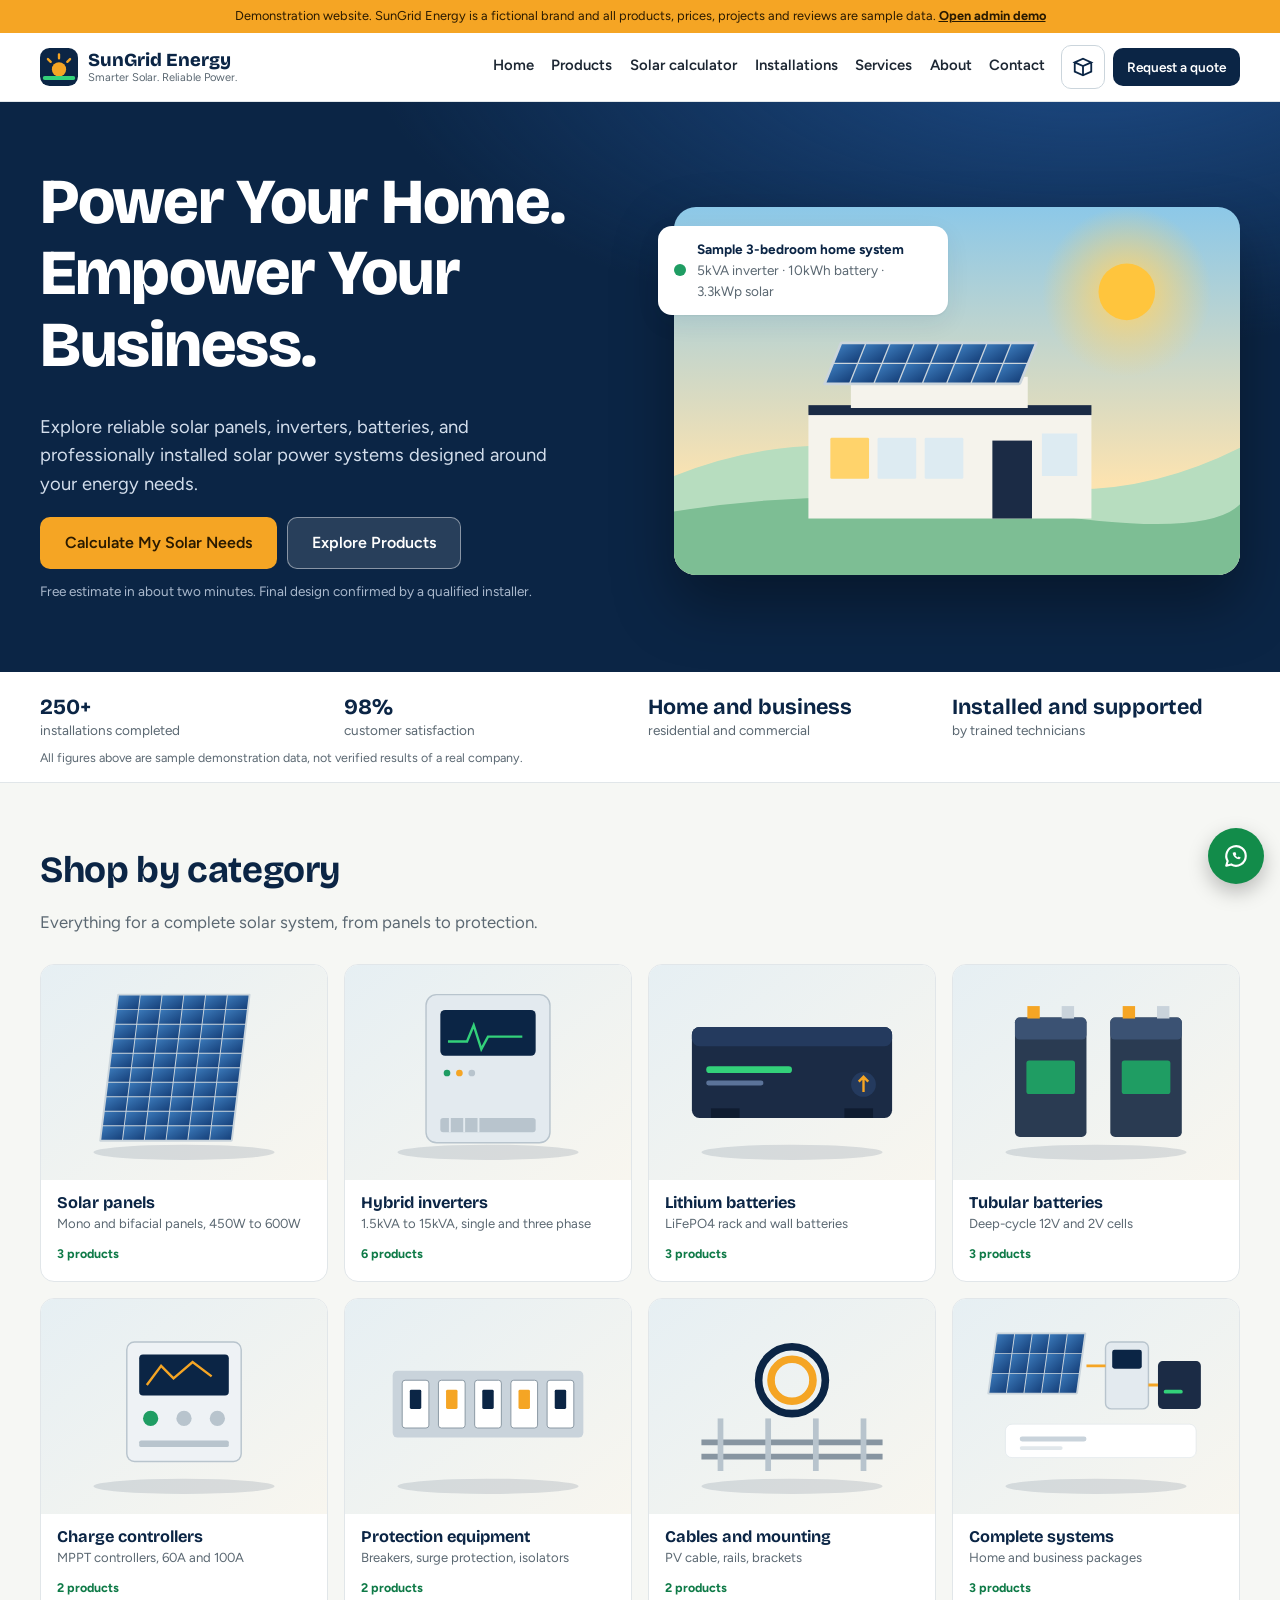
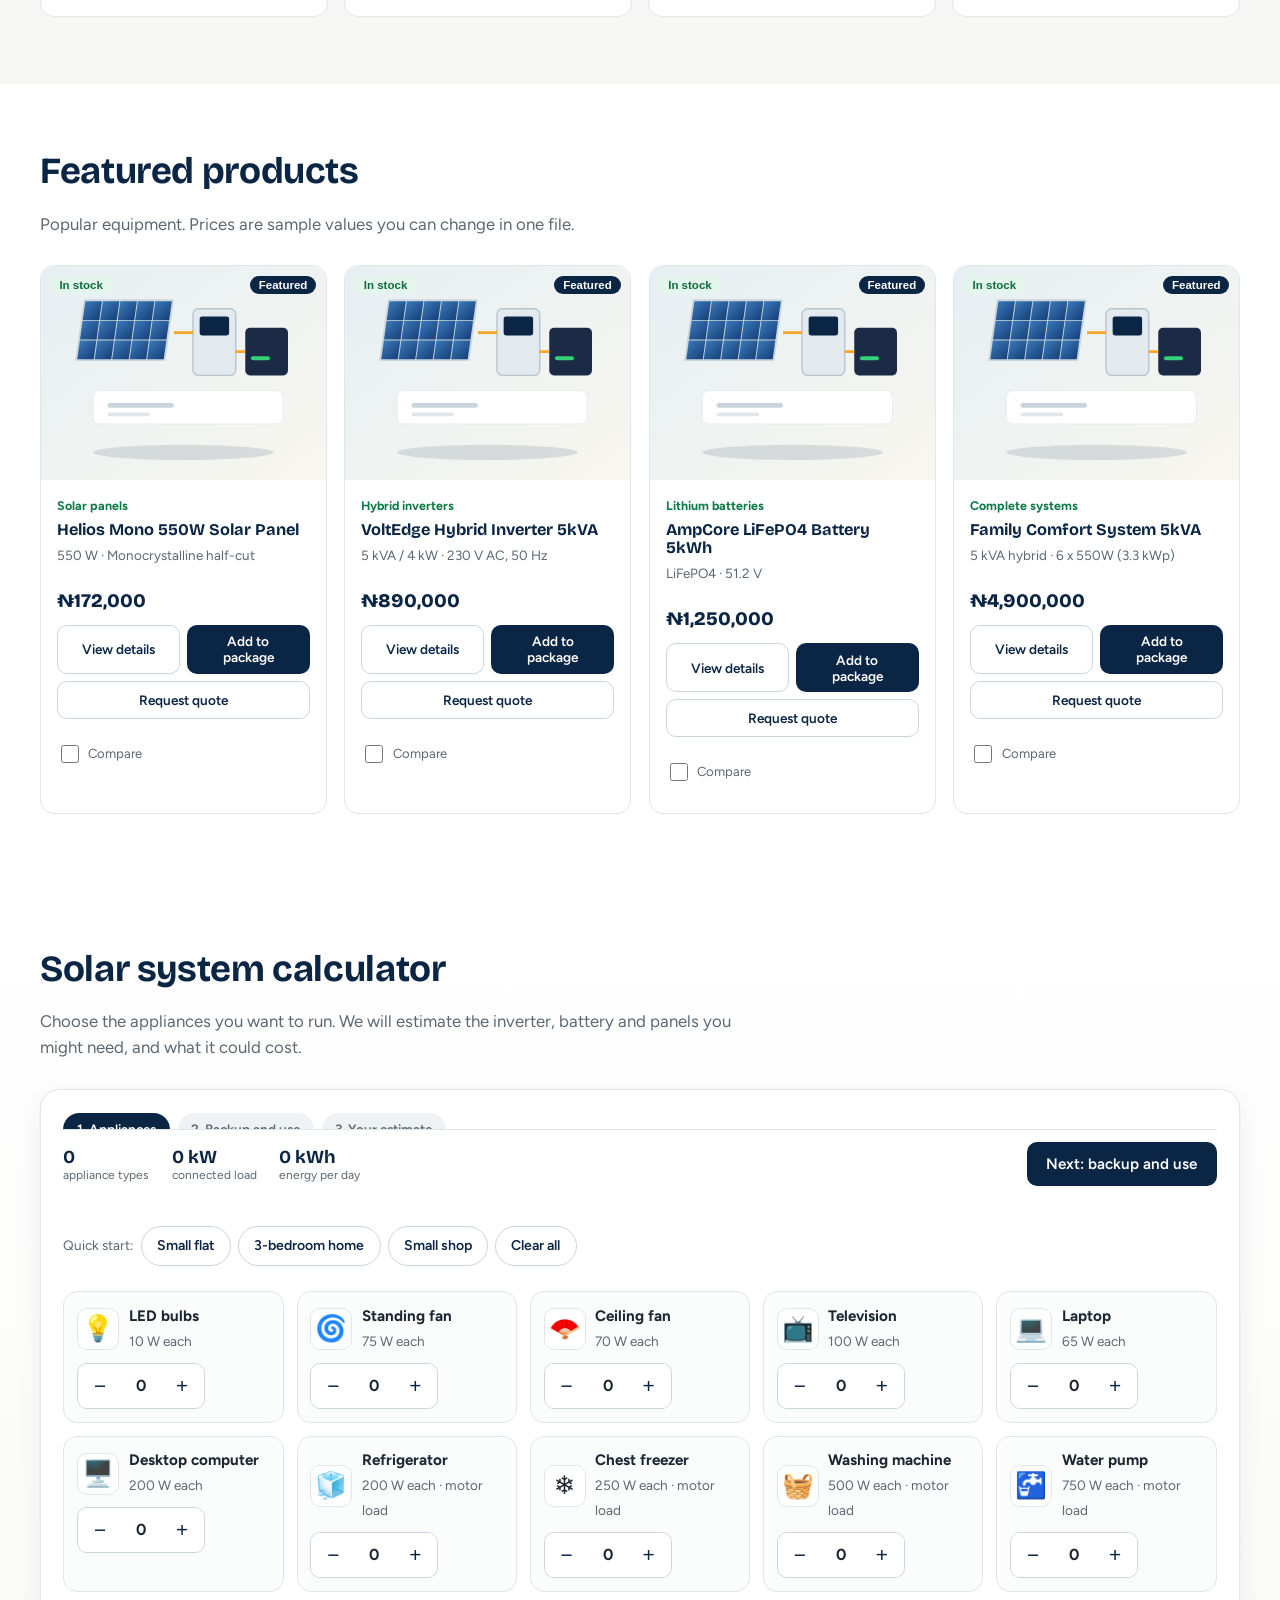
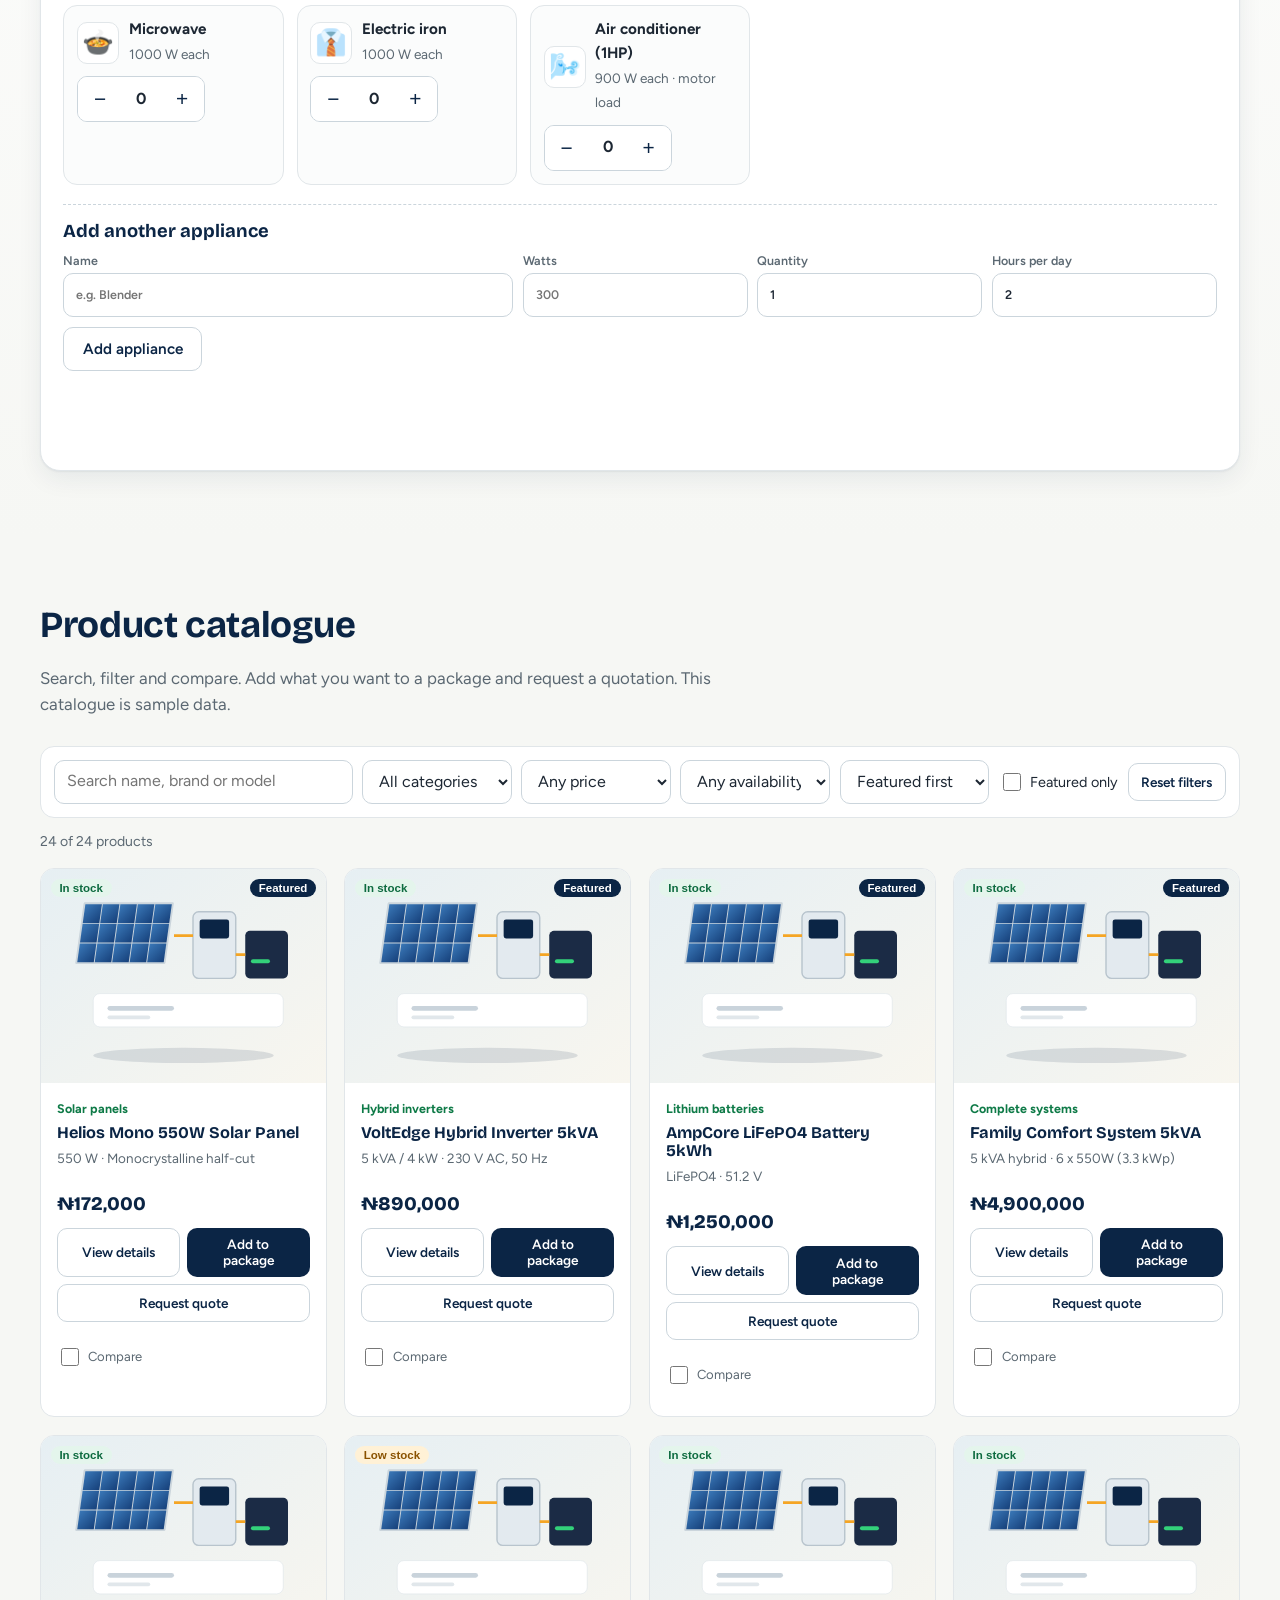
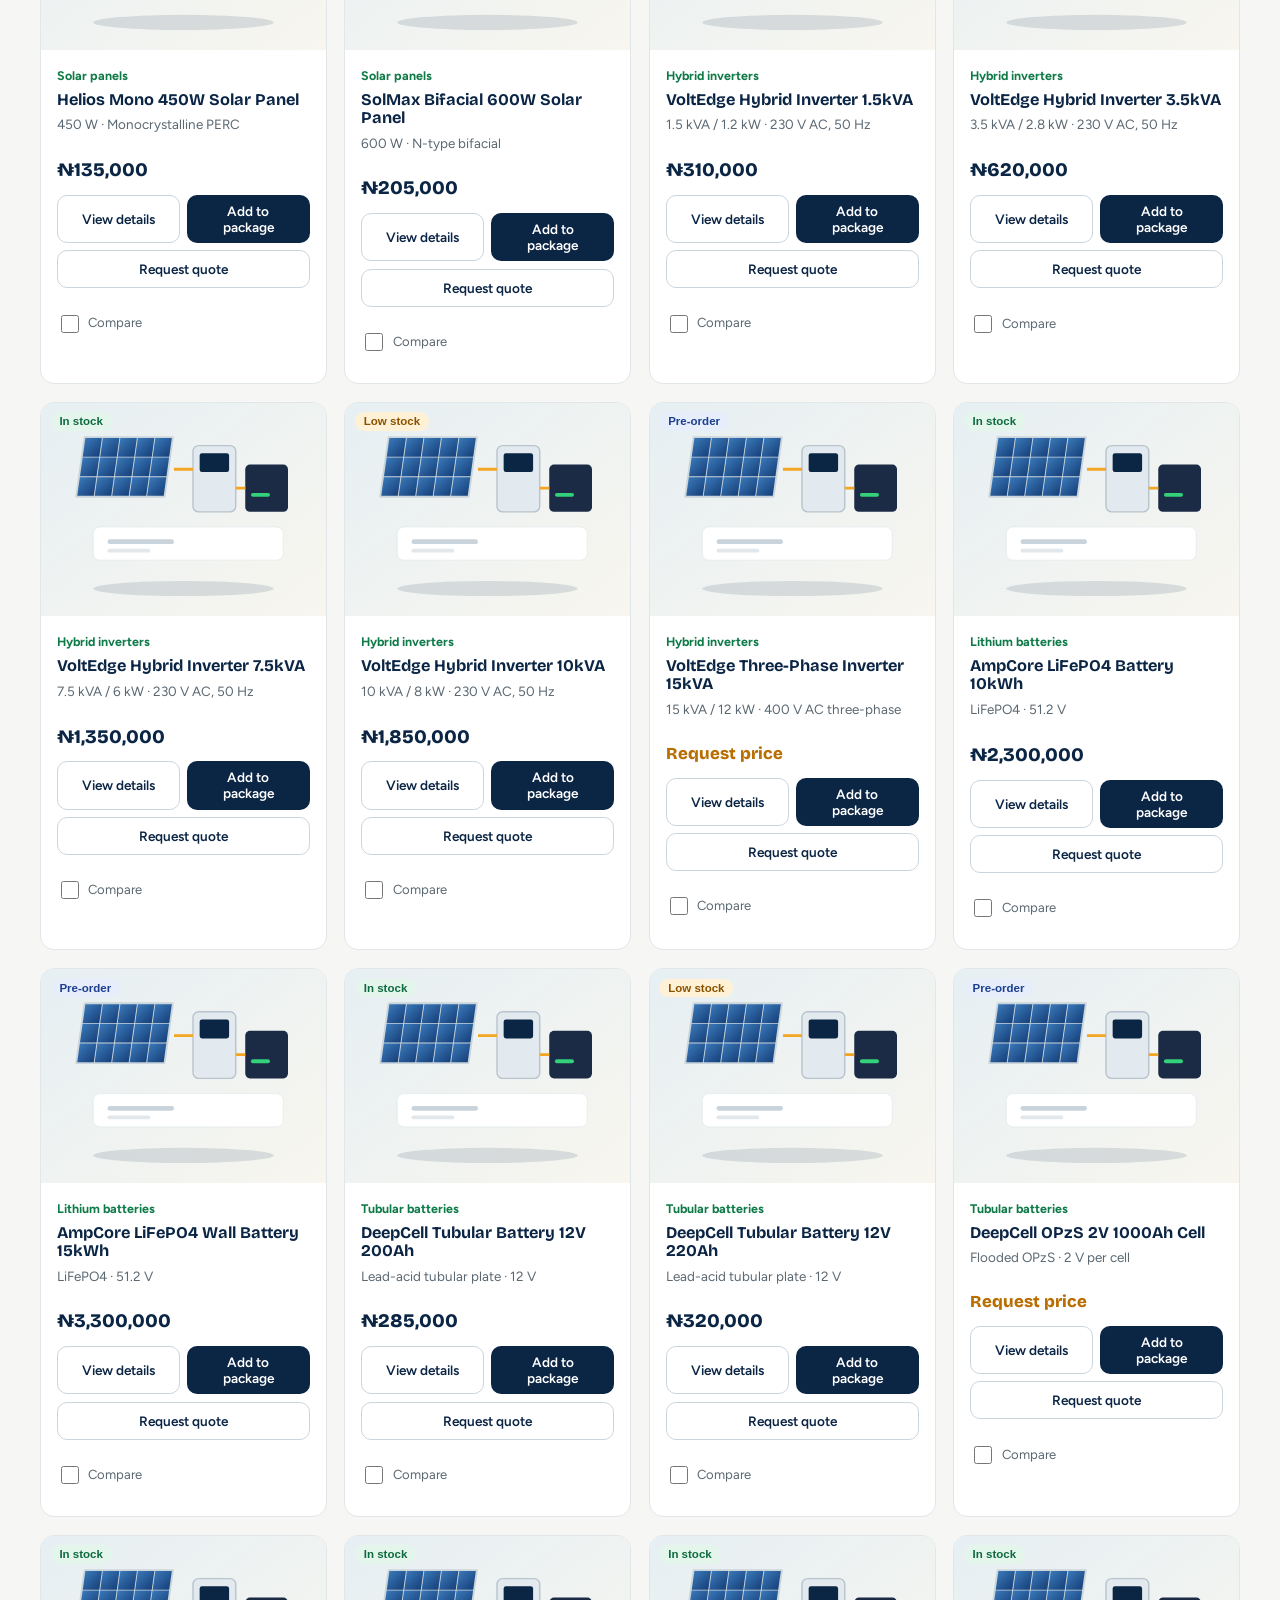
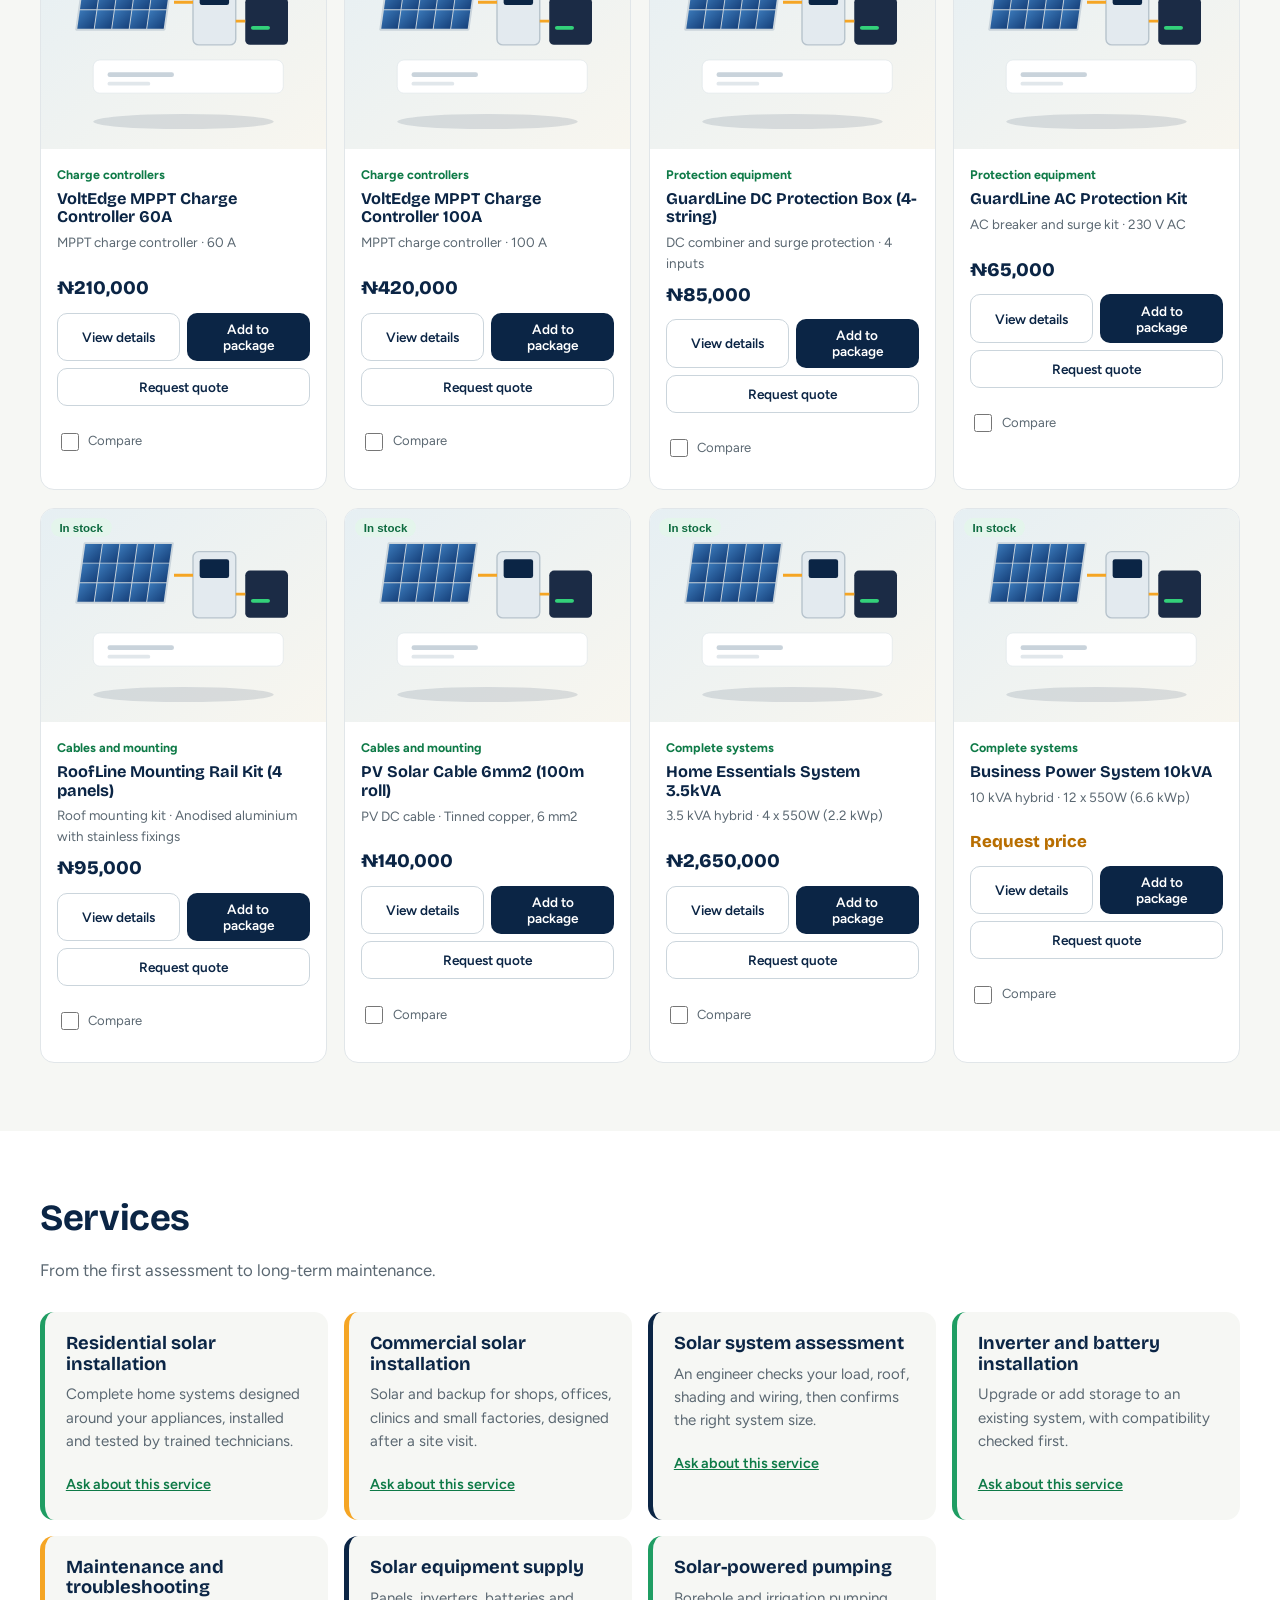
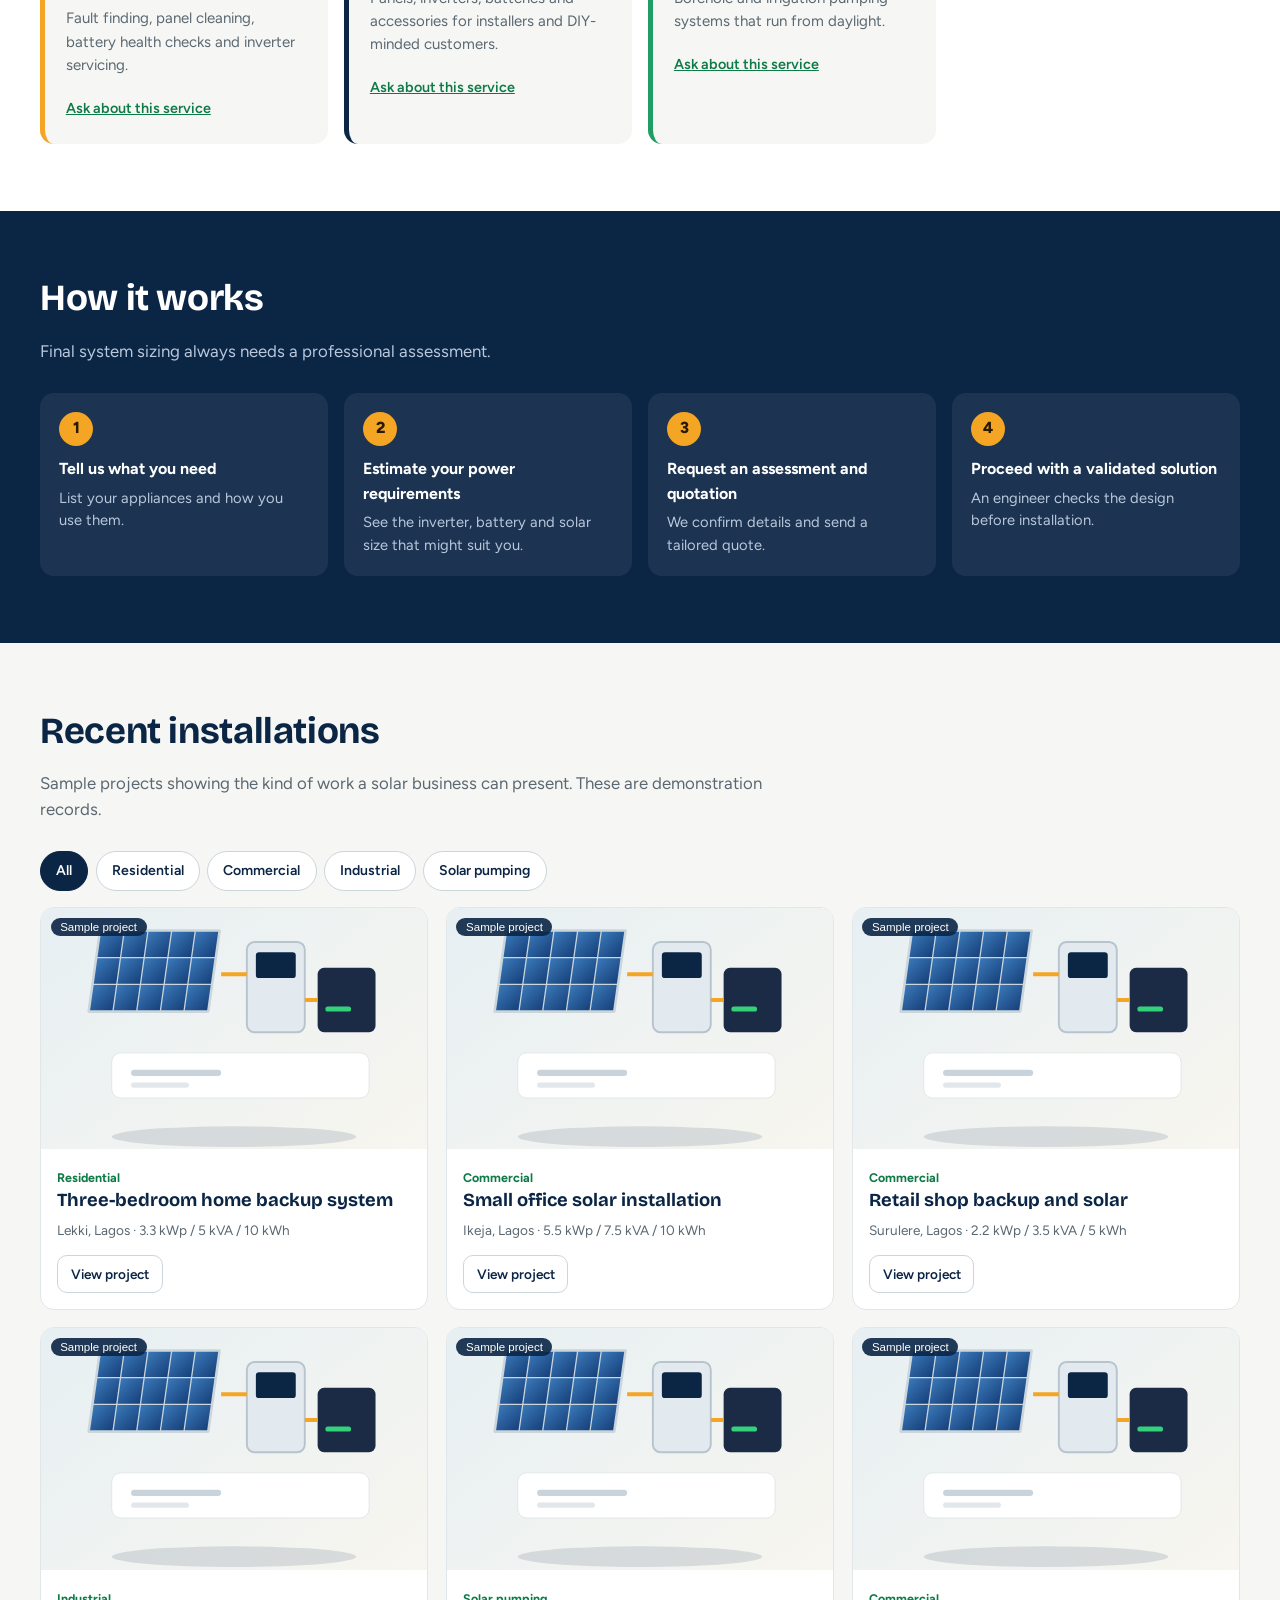
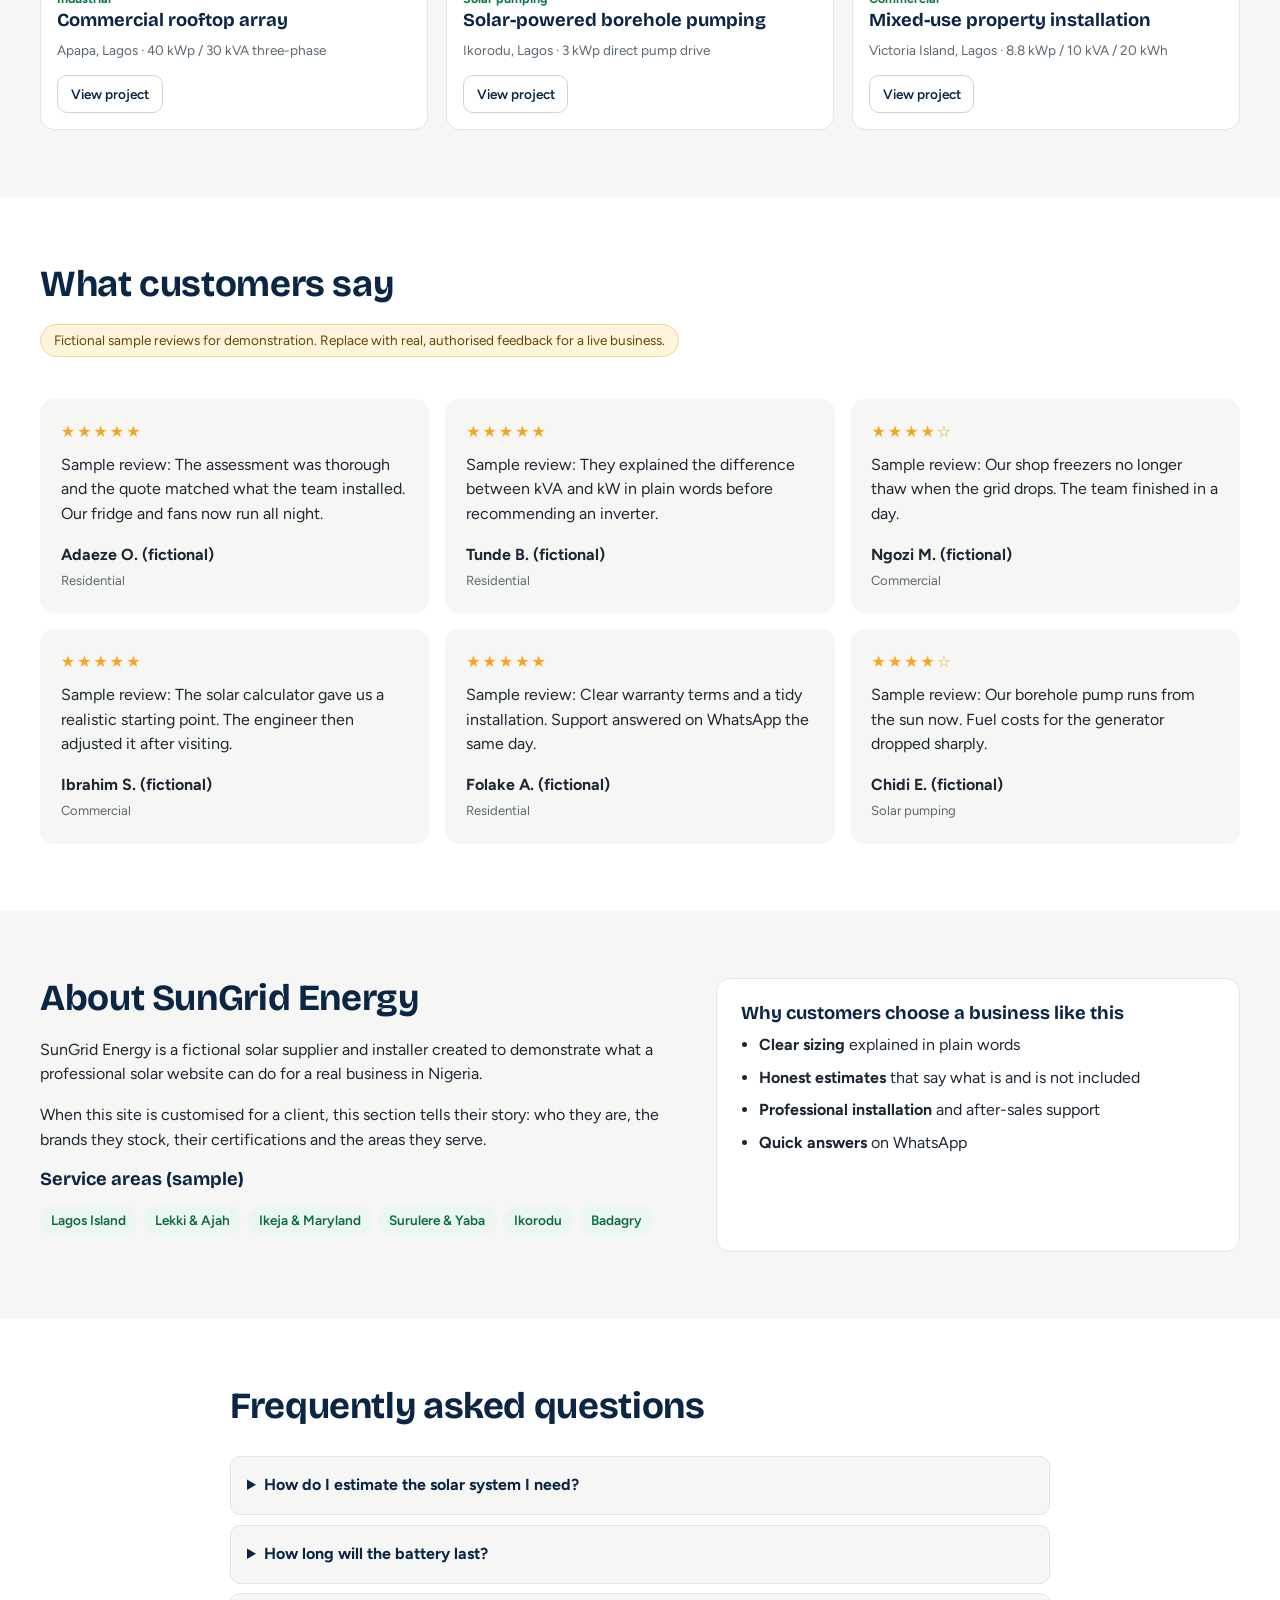
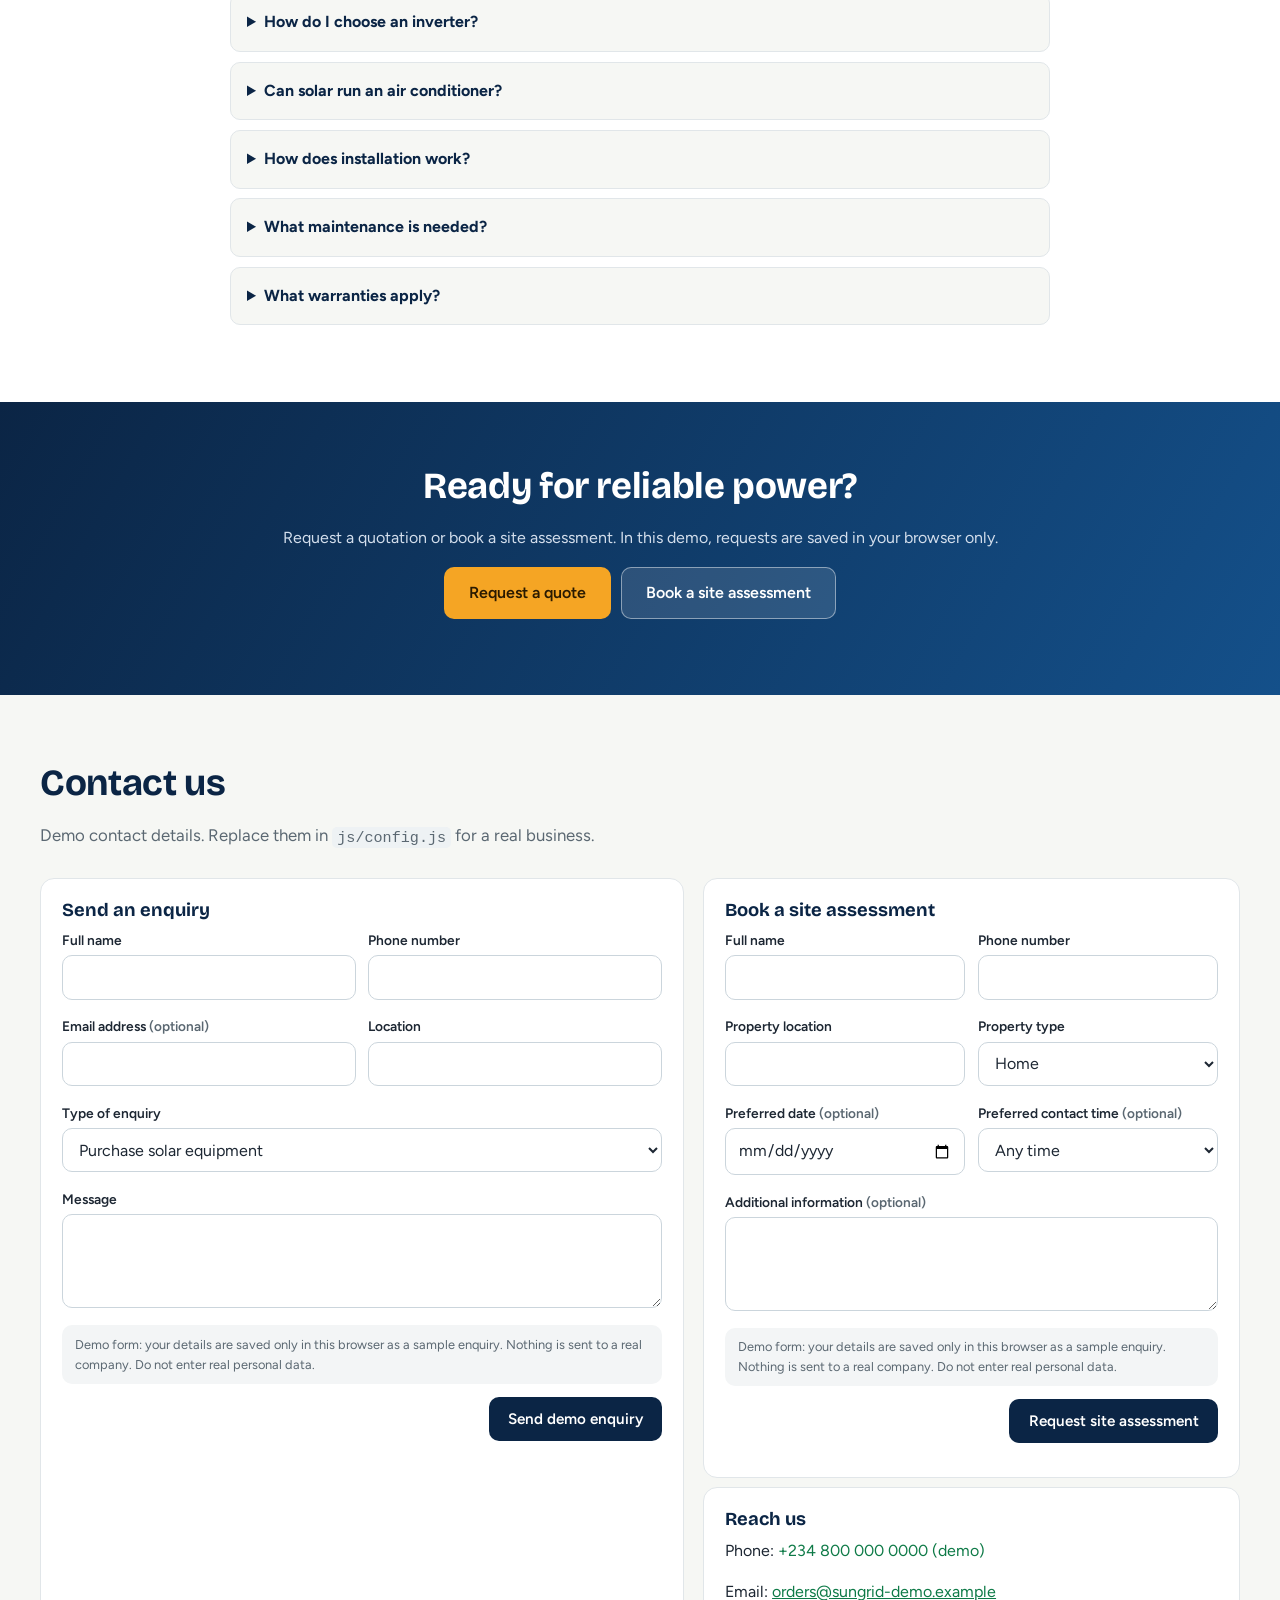
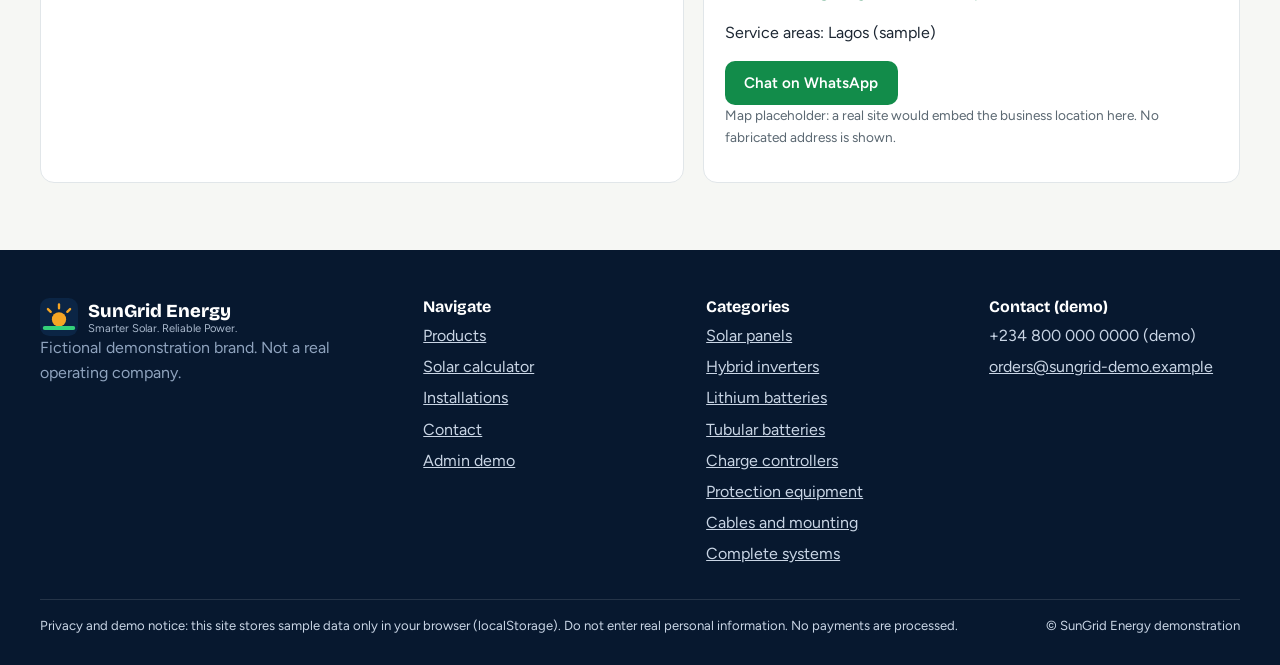
<file: index.html>
<!DOCTYPE html>
<html lang="en">
<head>
<meta charset="utf-8">
<meta name="viewport" content="width=device-width, initial-scale=1">
<title>SunGrid Energy | Smarter Solar. Reliable Power. (Demo)</title>
<meta name="description" content="Demonstration solar business website: product catalogue, solar calculator, package builder and quotation requests.">
<link rel="icon" href="data:image/svg+xml,%3Csvg xmlns='http://www.w3.org/2000/svg' viewBox='0 0 64 64'%3E%3Crect width='64' height='64' rx='14' fill='%230B2545'/%3E%3Ccircle cx='32' cy='36' r='12' fill='%23F5A524'/%3E%3Cpath d='M8 50h48' stroke='%2333D17A' stroke-width='6' stroke-linecap='round'/%3E%3C/svg%3E">
<link rel="preconnect" href="https://fonts.googleapis.com"><link rel="preconnect" href="https://fonts.gstatic.com" crossorigin>
<link href="https://fonts.googleapis.com/css2?family=Bricolage+Grotesque:opsz,wght@12..96,500;12..96,700;12..96,800&family=Figtree:wght@400;500;600;700&display=swap" rel="stylesheet">
<link rel="stylesheet" href="css/main.css">
</head>
<body>
<svg width="0" height="0" style="position:absolute" aria-hidden="true"><symbol id="logo" viewBox="0 0 48 48"><rect width="48" height="48" rx="12" fill="#0B2545"/><circle cx="24" cy="27" r="9" fill="#F5A524"/><path d="M6 38h36" stroke="#33D17A" stroke-width="5" stroke-linecap="round"/><path d="M24 8v5M10 14l3.5 3.5M38 14l-3.5 3.5" stroke="#F5A524" stroke-width="3" stroke-linecap="round"/></symbol></svg>
<a class="skip" href="#main">Skip to content</a>
<div class="demo-bar">Demonstration website. SunGrid Energy is a fictional brand and all products, prices, projects and reviews are sample data. <a href="admin.html">Open admin demo</a></div>
<header class="site-header" id="top">
  <div class="wrap bar">
    <a class="brand" href="#home" aria-label="SunGrid Energy home"><svg width="38" height="38" aria-hidden="true"><use href="#logo"/></svg><span><b data-brand>SunGrid Energy</b><small data-tagline></small></span></a>
    <nav id="nav" aria-label="Main"><a href="#home">Home</a><a href="#products">Products</a><a href="#calculator">Solar calculator</a><a href="#installations">Installations</a><a href="#services">Services</a><a href="#about">About</a><a href="#contact">Contact</a></nav>
    <div class="bar-actions">
      <button class="pkg-btn" type="button" data-g="pkg-open" aria-label="Open your package"><svg width="22" height="22" viewBox="0 0 24 24" fill="none" stroke="currentColor" stroke-width="2" aria-hidden="true"><path d="M3 7l9-4 9 4-9 4-9-4zM3 7v10l9 4 9-4V7M12 11v10"/></svg><span id="pkg-count" hidden>0</span></button>
      <button class="btn primary small hide-sm" type="button" data-g="quote">Request a quote</button>
      <button class="menu-btn" id="menu-btn" type="button" aria-expanded="false" aria-controls="nav" aria-label="Menu"><span></span><span></span><span></span></button>
    </div>
  </div>
</header>
<main id="main">
<section class="hero" id="home">
  <div class="wrap hero-grid">
    <div class="hero-copy">
      <h1>Power Your Home. Empower Your Business.</h1>
      <p class="lead">Explore reliable solar panels, inverters, batteries, and professionally installed solar power systems designed around your energy needs.</p>
      <div class="row"><a class="btn amber big" href="#calculator">Calculate My Solar Needs</a><a class="btn light big" href="#products">Explore Products</a></div>
      <p class="hero-note">Free estimate in about two minutes. Final design confirmed by a qualified installer.</p>
    </div>
    <div class="hero-art"><img src="" alt="Illustration of a modern home with solar panels on the roof at sunset" id="hero-img" fetchpriority="high">
      <div class="hero-card"><span class="dot"></span><div><b>Sample 3-bedroom home system</b><span>5kVA inverter · 10kWh battery · 3.3kWp solar</span></div></div></div>
  </div>
</section>
<section class="trust"><div class="wrap"><ul>
  <li><b>250+</b><span>installations completed</span></li><li><b>98%</b><span>customer satisfaction</span></li><li><b>Home and business</b><span>residential and commercial</span></li><li><b>Installed and supported</b><span>by trained technicians</span></li></ul>
  <p class="sample-note">All figures above are sample demonstration data, not verified results of a real company.</p></div></section>

<section class="section" id="categories"><div class="wrap"><div class="sec-head"><h2>Shop by category</h2><p>Everything for a complete solar system, from panels to protection.</p></div><div class="cat-grid" id="cat-grid"></div></div></section>

<section class="section alt" id="featured"><div class="wrap"><div class="sec-head"><h2>Featured products</h2><p>Popular equipment. Prices are sample values you can change in one file.</p></div><div class="pgrid" id="featured-grid"></div></div></section>

<section class="section calc" id="calculator"><div class="wrap"><div class="sec-head"><h2>Solar system calculator</h2><p>Choose the appliances you want to run. We will estimate the inverter, battery and panels you might need, and what it could cost.</p></div>
  <div class="calc-card" id="calculator-root" aria-live="polite"></div></div></section>

<section class="section" id="products"><div class="wrap"><div class="sec-head"><h2>Product catalogue</h2><p>Search, filter and compare. Add what you want to a package and request a quotation. This catalogue is sample data.</p></div>
  <form class="filters" id="filters" role="search" aria-label="Filter products">
    <label class="fq"><span class="sr">Search products</span><input id="f-q" type="search" placeholder="Search name, brand or model" autocomplete="off"></label>
    <label><span class="sr">Category</span><select id="f-cat"></select></label>
    <label><span class="sr">Price range</span><select id="f-price"><option value="all">Any price</option><option value="u300">Under ₦300,000</option><option value="300-1m">₦300,000 to ₦1m</option><option value="1-3m">₦1m to ₦3m</option><option value="3m+">Over ₦3m</option></select></label>
    <label><span class="sr">Availability</span><select id="f-avail"><option value="all">Any availability</option><option value="in-stock">In stock</option><option value="low-stock">Low stock</option><option value="pre-order">Pre-order</option></select></label>
    <label><span class="sr">Sort</span><select id="f-sort"><option value="featured">Featured first</option><option value="asc">Price: low to high</option><option value="desc">Price: high to low</option><option value="name">Name: A to Z</option></select></label>
    <label class="check"><input type="checkbox" id="f-feat"> Featured only</label>
    <button class="btn ghost small" type="button" data-g="reset">Reset filters</button>
  </form>
  <p class="count" id="prod-count" aria-live="polite"></p><div class="pgrid" id="prod-grid"></div></div></section>

<section class="section alt" id="services"><div class="wrap"><div class="sec-head"><h2>Services</h2><p>From the first assessment to long-term maintenance.</p></div><div class="svc-grid" id="services-grid"></div></div></section>

<section class="section how"><div class="wrap"><div class="sec-head"><h2>How it works</h2><p>Final system sizing always needs a professional assessment.</p></div>
  <ol class="how-list"><li><b>Tell us what you need</b><span>List your appliances and how you use them.</span></li><li><b>Estimate your power requirements</b><span>See the inverter, battery and solar size that might suit you.</span></li><li><b>Request an assessment and quotation</b><span>We confirm details and send a tailored quote.</span></li><li><b>Proceed with a validated solution</b><span>An engineer checks the design before installation.</span></li></ol></div></section>

<section class="section" id="installations"><div class="wrap"><div class="sec-head"><h2>Recent installations</h2><p>Sample projects showing the kind of work a solar business can present. These are demonstration records.</p></div>
  <div class="chips" id="proj-filters" role="group" aria-label="Filter projects"></div><div class="jgrid" id="proj-grid"></div></div></section>

<section class="section alt" id="reviews"><div class="wrap"><div class="sec-head"><h2>What customers say</h2><p class="demo-chip">Fictional sample reviews for demonstration. Replace with real, authorised feedback for a live business.</p></div><div class="testi-grid" id="testi-grid"></div></div></section>

<section class="section" id="about"><div class="wrap split"><div><h2>About SunGrid Energy</h2><p>SunGrid Energy is a fictional solar supplier and installer created to demonstrate what a professional solar website can do for a real business in Nigeria.</p><p>When this site is customised for a client, this section tells their story: who they are, the brands they stock, their certifications and the areas they serve.</p>
  <h3>Service areas (sample)</h3><ul class="areas" id="areas"></ul></div>
  <div class="why"><h3>Why customers choose a business like this</h3><ul><li><b>Clear sizing</b> explained in plain words</li><li><b>Honest estimates</b> that say what is and is not included</li><li><b>Professional installation</b> and after-sales support</li><li><b>Quick answers</b> on WhatsApp</li></ul></div></div></section>

<section class="section alt" id="faq"><div class="wrap narrow"><div class="sec-head"><h2>Frequently asked questions</h2></div><div class="faq" id="faq-list"></div></div></section>

<section class="cta"><div class="wrap"><h2>Ready for reliable power?</h2><p>Request a quotation or book a site assessment. In this demo, requests are saved in your browser only.</p><div class="row center"><button class="btn amber big" type="button" data-g="quote">Request a quote</button><button class="btn light big" type="button" data-g="assess">Book a site assessment</button></div></div></section>

<section class="section" id="contact"><div class="wrap"><div class="sec-head"><h2>Contact us</h2><p>Demo contact details. Replace them in <code>js/config.js</code> for a real business.</p></div>
  <div class="contact-grid"><div class="card"><h3>Send an enquiry</h3><div id="contact-form"></div></div>
  <div class="stack"><div class="card"><h3>Book a site assessment</h3><div id="assess-form"></div></div>
    <div class="card info"><h3>Reach us</h3><p>Phone: <a data-phone></a></p><p>Email: <a data-email></a></p><p>Service areas: Lagos (sample)</p><button class="btn wa" type="button" data-g="wa">Chat on WhatsApp</button><p class="muted small">Map placeholder: a real site would embed the business location here. No fabricated address is shown.</p></div></div></div></div></section>
</main>
<footer class="site-footer"><div class="wrap foot-grid"><div><div class="brand light"><svg width="38" height="38" aria-hidden="true"><use href="#logo"/></svg><span><b data-brand>SunGrid Energy</b><small data-tagline></small></span></div><p class="muted">Fictional demonstration brand. Not a real operating company.</p></div>
  <div><h4>Navigate</h4><ul><li><a href="#products">Products</a></li><li><a href="#calculator">Solar calculator</a></li><li><a href="#installations">Installations</a></li><li><a href="#contact">Contact</a></li><li><a href="admin.html">Admin demo</a></li></ul></div>
  <div><h4>Categories</h4><ul id="foot-cats"></ul></div>
  <div><h4>Contact (demo)</h4><ul><li><a data-phone></a></li><li><a data-email></a></li></ul></div></div>
  <div class="wrap foot-bottom"><p>Privacy and demo notice: this site stores sample data only in your browser (localStorage). Do not enter real personal information. No payments are processed.</p><p>© SunGrid Energy demonstration</p></div></footer>

<button class="fab" type="button" data-g="wa" aria-label="Chat on WhatsApp"><svg width="26" height="26" viewBox="0 0 24 24" fill="none" stroke="currentColor" stroke-width="2" stroke-linejoin="round" aria-hidden="true"><path d="M21 12a9 9 0 01-13.4 7.8L3 21l1.300-4.400A9 9 0 1121 12z"/><path d="M9 9c0 3 3 6 6 6l1.500-1.500-2-1-1 .8c-.8-.4-1.600-1.200-2-2l.8-1-1-2z" fill="currentColor" stroke="none"/></svg></button>
<div class="compare-tray" id="compare-tray" hidden></div>
<dialog id="pkg-drawer" class="drawer" aria-label="Your solar package"><div class="drawer-in"><div class="drawer-head"><h2>Your package</h2><button class="icon-btn" type="button" data-dclose aria-label="Close package">&times;</button></div><div id="pkg-body"></div></div></dialog>
<script src="js/config.js"></script><script src="js/art.js"></script><script src="js/images.js"></script><script src="js/demo-data.js"></script><script src="js/storage.js"></script><script src="js/util.js"></script><script src="js/forms.js"></script><script src="js/calculator.js"></script><script src="js/app.js"></script>
<script>document.getElementById('hero-img').src = SG.art.src('scene:home');</script>
</body>
</html>
</file>
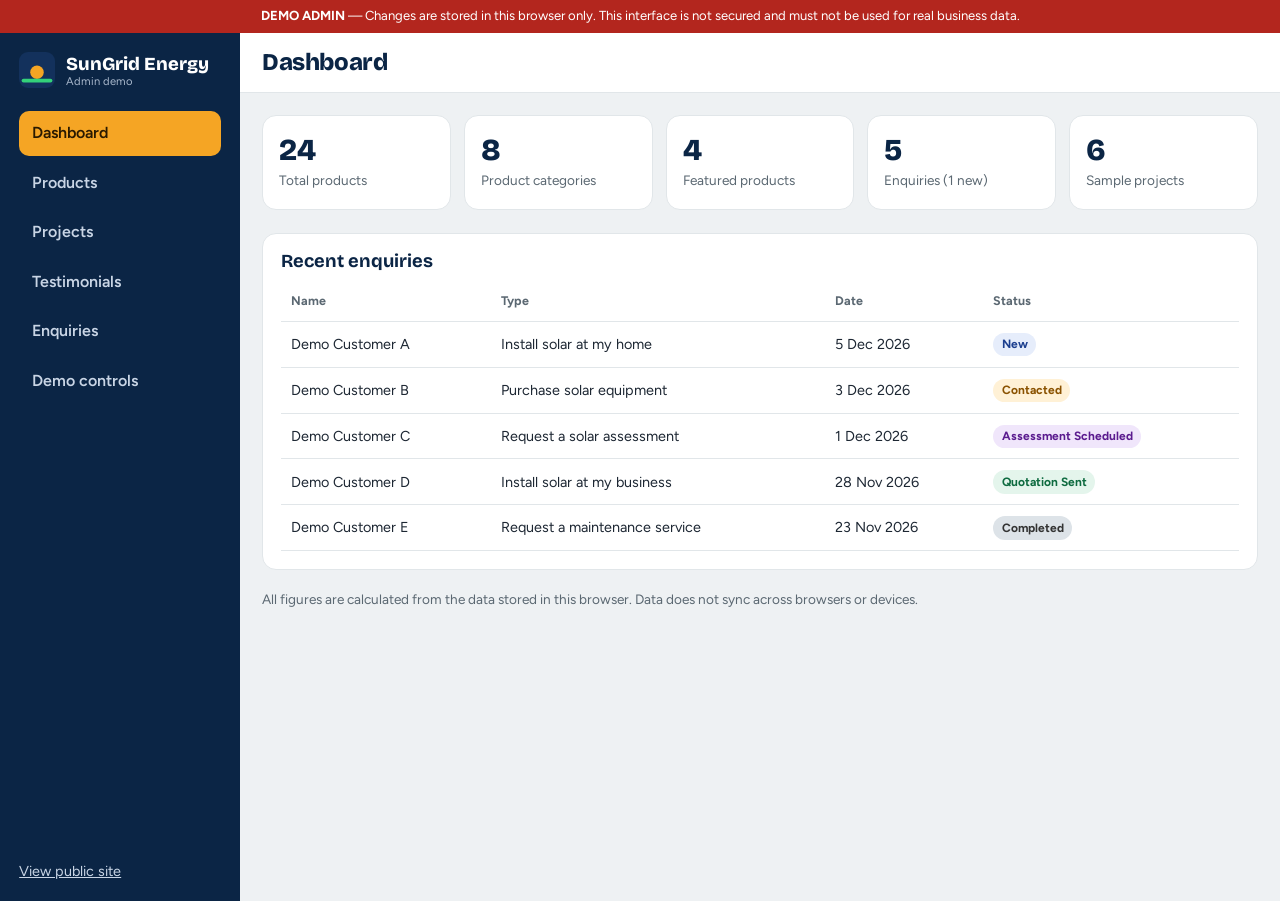
<file: admin.html>
<!DOCTYPE html>
<html lang="en"><head><meta charset="utf-8"><meta name="viewport" content="width=device-width, initial-scale=1">
<title>SunGrid Energy | Admin demo</title>
<link rel="icon" href="data:image/svg+xml,%3Csvg xmlns='http://www.w3.org/2000/svg' viewBox='0 0 64 64'%3E%3Crect width='64' height='64' rx='14' fill='%230B2545'/%3E%3Ccircle cx='32' cy='36' r='12' fill='%23F5A524'/%3E%3C/svg%3E">
<link href="https://fonts.googleapis.com/css2?family=Bricolage+Grotesque:opsz,wght@12..96,500;12..96,700;12..96,800&family=Figtree:wght@400;500;600;700&display=swap" rel="stylesheet">
<link rel="stylesheet" href="css/main.css"><link rel="stylesheet" href="css/admin.css"></head>
<body class="admin">
<div class="demo-bar admin-bar"><b>DEMO ADMIN</b> — Changes are stored in this browser only. This interface is not secured and must not be used for real business data.</div>
<div class="adm-shell">
  <aside class="adm-side" id="side"><div class="brand light"><svg width="36" height="36" viewBox="0 0 48 48" aria-hidden="true"><rect width="48" height="48" rx="12" fill="#13315C"/><circle cx="24" cy="27" r="9" fill="#F5A524"/><path d="M6 38h36" stroke="#33D17A" stroke-width="5" stroke-linecap="round"/></svg><span><b data-brand>SunGrid Energy</b><small>Admin demo</small></span></div>
    <nav id="adm-nav" aria-label="Admin"><a href="#dashboard">Dashboard</a><a href="#products">Products</a><a href="#projects">Projects</a><a href="#testimonials">Testimonials</a><a href="#enquiries">Enquiries</a><a href="#settings">Demo controls</a></nav>
    <a class="back" href="index.html">View public site</a></aside>
  <div class="adm-main"><header class="adm-top"><button class="menu-btn show-sm" id="side-btn" type="button" aria-expanded="false" aria-controls="side" aria-label="Menu"><span></span><span></span><span></span></button><h1 id="adm-title">Dashboard</h1></header>
  <main id="view" class="adm-view" tabindex="-1"></main></div>
</div>
<script src="js/config.js"></script><script src="js/art.js"></script><script src="js/images.js"></script><script src="js/demo-data.js"></script><script src="js/storage.js"></script><script src="js/util.js"></script><script src="js/admin.js"></script>
</body></html>
</file>
<file: css/main.css>
/* SunGrid Energy demo — public site styles. Change colours in :root. */
:root{--navy:#0B2545;--navy2:#13315C;--green:#1F9D63;--green-d:#0E7A47;--amber:#F5A524;--amber-d:#B86E00;--bg:#F6F7F4;--card:#fff;--ink:#1D2733;--muted:#5B6872;--line:#E1E6E9;--r:14px;--r-s:10px;--shadow:0 1px 2px rgba(11,37,69,.06),0 8px 24px rgba(11,37,69,.07);
--display:'Bricolage Grotesque','Segoe UI',system-ui,sans-serif;--body:'Figtree','Segoe UI',system-ui,-apple-system,sans-serif}
*{box-sizing:border-box}html{scroll-behavior:smooth;scroll-padding-top:84px}
body{margin:0;font-family:var(--body);color:var(--ink);background:var(--bg);line-height:1.55;font-size:16px;-webkit-text-size-adjust:100%}
body:has(dialog[open]){overflow:hidden}
img{max-width:100%;display:block}a{color:var(--green-d)}h1,h2,h3,h4{font-family:var(--display);line-height:1.12;margin:0 0 .5em;color:var(--navy)}
h1{font-size:clamp(2.2rem,6vw,4rem);font-weight:800;letter-spacing:-.02em}h2{font-size:clamp(1.6rem,3.6vw,2.3rem);font-weight:700;letter-spacing:-.01em}h3{font-size:1.15rem;font-weight:700}
p{margin:0 0 1em}.muted{color:var(--muted)}.small{font-size:.85rem}.sr{position:absolute;width:1px;height:1px;overflow:hidden;clip:rect(0 0 0 0)}
:focus-visible{outline:3px solid var(--amber);outline-offset:2px;border-radius:6px}
.skip{position:absolute;left:-999px;top:0;background:var(--navy);color:#fff;padding:10px 14px;z-index:100}.skip:focus{left:8px;top:8px}
.wrap{width:min(1200px,100% - 2rem);margin-inline:auto}.narrow{max-width:820px}
.row{display:flex;flex-wrap:wrap;gap:.6rem;align-items:center;margin:.8rem 0}.row.end{justify-content:flex-end}.row.center{justify-content:center}.stack{display:grid;gap:.6rem}
code{background:#EEF2F4;padding:.1em .35em;border-radius:5px;font-size:.9em}
/* buttons */
.btn{display:inline-flex;align-items:center;justify-content:center;gap:.4rem;min-height:44px;padding:.65rem 1.15rem;border-radius:var(--r-s);border:1.5px solid transparent;font:600 .95rem var(--body);cursor:pointer;text-decoration:none;transition:background .15s,transform .15s,border-color .15s;text-align:center}
.btn:active{transform:translateY(1px)}.btn.small{min-height:38px;padding:.45rem .8rem;font-size:.85rem}.btn.big{min-height:52px;padding:.8rem 1.5rem;font-size:1rem}
.btn.primary{background:var(--navy);color:#fff}.btn.primary:hover{background:var(--navy2)}.btn.amber{background:var(--amber);color:#2a1a00}.btn.amber:hover{background:#ffb83f}
.btn.ghost{background:#fff;border-color:#CBD5DC;color:var(--navy)}.btn.ghost:hover{border-color:var(--navy)}.btn.light{background:rgba(255,255,255,.12);border-color:rgba(255,255,255,.45);color:#fff}.btn.light:hover{background:rgba(255,255,255,.22)}
.btn.wa{background:#128C4A;color:#fff}.btn.wa:hover{background:#0e7a40}.btn.danger{background:#B3261E;color:#fff}.btn[disabled]{opacity:.5;cursor:not-allowed}
.link{background:none;border:0;color:var(--green-d);font:600 .9rem var(--body);padding:.4rem 0;cursor:pointer;text-decoration:underline}
.icon-btn{background:none;border:0;font-size:1.5rem;line-height:1;width:36px;height:36px;border-radius:8px;cursor:pointer;color:var(--muted)}.icon-btn:hover{background:#EEF2F4}
/* header */
.demo-bar{background:var(--amber);color:#2a1a00;font-size:.8rem;text-align:center;padding:.4rem 1rem}.demo-bar a{color:#2a1a00;font-weight:700}
.site-header{position:sticky;top:0;z-index:30;background:rgba(255,255,255,.94);backdrop-filter:blur(8px);border-bottom:1px solid var(--line)}
.bar{display:flex;align-items:center;gap:1rem;min-height:68px}.brand{display:flex;gap:.65rem;align-items:center;text-decoration:none;color:var(--navy);flex-shrink:0}
.brand span{display:flex;flex-direction:column;line-height:1.1}.brand b{font:800 1.15rem var(--display)}.brand small{font-size:.7rem;color:var(--muted)}.brand.light{color:#fff}.brand.light small{color:#A9B8CC}
#nav{display:flex;gap:1.1rem;margin-left:auto;font-weight:600;font-size:.93rem}#nav a{color:var(--ink);text-decoration:none;padding:.4rem 0;border-bottom:2px solid transparent}#nav a:hover{border-color:var(--amber)}
.bar-actions{display:flex;gap:.5rem;align-items:center}.pkg-btn{position:relative;width:44px;height:44px;border-radius:var(--r-s);border:1.5px solid #CBD5DC;background:#fff;color:var(--navy);cursor:pointer;display:grid;place-items:center}
.pkg-btn span{position:absolute;top:-6px;right:-6px;min-width:20px;height:20px;border-radius:10px;background:var(--amber);color:#2a1a00;font:700 .72rem var(--body);display:grid;place-items:center;padding:0 5px}
.menu-btn{display:none;width:44px;height:44px;border:1.5px solid #CBD5DC;border-radius:var(--r-s);background:#fff;cursor:pointer;flex-direction:column;gap:5px;align-items:center;justify-content:center}.menu-btn span{width:20px;height:2px;background:var(--navy);display:block}
/* hero */
.hero{background:radial-gradient(1200px 500px at 85% -10%,#1d4b86 0,transparent 60%),var(--navy);color:#fff;overflow:hidden}
.hero-grid{display:grid;grid-template-columns:1.05fr 1fr;gap:2.5rem;align-items:center;padding:4rem 0 3.5rem}.hero h1{color:#fff}.lead{font-size:1.15rem;color:#D3DEEC;max-width:34rem}
.hero-note{font-size:.85rem;color:#A9B8CC;margin-top:.8rem}.hero-art{position:relative}.hero-art img{width:100%;aspect-ratio:800/520;object-fit:cover;border-radius:22px;box-shadow:0 30px 60px rgba(0,0,0,.35)}
.hero-card{position:absolute;left:-1rem;bottom:1.2rem;background:#fff;color:var(--ink);border-radius:var(--r);padding:.8rem 1rem;display:flex;gap:.7rem;align-items:center;box-shadow:var(--shadow);max-width:290px;font-size:.85rem}
.hero-card b{display:block;color:var(--navy)}.hero-card span:not(.dot){color:var(--muted)}.dot{width:12px;height:12px;border-radius:50%;background:var(--green);flex-shrink:0;box-shadow:0 0 0 0 rgba(31,157,99,.6);animation:pulse 2.4s infinite}
@keyframes pulse{70%{box-shadow:0 0 0 12px rgba(31,157,99,0)}100%{box-shadow:0 0 0 0 rgba(31,157,99,0)}}
.trust{background:#fff;border-bottom:1px solid var(--line)}.trust ul{list-style:none;display:grid;grid-template-columns:repeat(4,1fr);gap:1rem;margin:0;padding:1.4rem 0 .4rem}.trust li{display:flex;flex-direction:column}.trust b{font:700 1.35rem var(--display);color:var(--navy)}.trust span{font-size:.85rem;color:var(--muted)}
.sample-note{font-size:.78rem;color:var(--muted);padding-bottom:.9rem;margin:0}
/* sections */
.section{padding:4.2rem 0}.section.alt{background:#fff}.sec-head{max-width:46rem;margin-bottom:1.8rem}.sec-head p{color:var(--muted);font-size:1.05rem}
.demo-chip{display:inline-block;background:#FFF4DC;border:1px solid #F3D48A;border-radius:99px;padding:.3rem .8rem;font-size:.85rem!important;color:#6b4500!important}
.cat-grid{display:grid;grid-template-columns:repeat(4,1fr);gap:1rem}.cat{background:var(--card);border:1px solid var(--line);border-radius:var(--r);overflow:hidden;text-align:left;cursor:pointer;padding:0;font:inherit;color:inherit;transition:box-shadow .2s,border-color .2s}
.cat:hover{box-shadow:var(--shadow);border-color:#C5D0D8}.cat img{aspect-ratio:4/3;width:100%;object-fit:cover}.cat-t{display:block;padding:.8rem 1rem 1rem}.cat-t b{display:block;font:700 1.02rem var(--display);color:var(--navy)}.cat-t small{display:block;color:var(--muted);font-size:.82rem;margin:.15rem 0 .4rem}.cat-t em{font-style:normal;font-size:.78rem;color:var(--green-d);font-weight:700}
/* products */
.pgrid{display:grid;grid-template-columns:repeat(auto-fill,minmax(250px,1fr));gap:1.1rem}
.pcard{background:var(--card);border:1px solid var(--line);border-radius:var(--r);overflow:hidden;display:flex;flex-direction:column;transition:box-shadow .2s}.pcard:hover{box-shadow:var(--shadow)}
.pimg{position:relative;border:0;padding:0;background:#EEF3F6;cursor:pointer;display:block}.pimg img{aspect-ratio:4/3;width:100%;object-fit:cover}
.avail{font-size:.72rem;font-weight:700;padding:.2rem .55rem;border-radius:99px;background:#E4F5EC;color:#0E6B40}.pimg .avail{position:absolute;top:.6rem;left:.6rem}.a-low-stock{background:#FFF1D6;color:#8a5200}.a-pre-order{background:#E6EDFB;color:#1c3f8f}.a-out-of-stock{background:#FBE3E1;color:#9a1c14}
.feat{position:absolute;top:.6rem;right:.6rem;background:var(--navy);color:#fff;font-size:.72rem;font-weight:700;padding:.2rem .55rem;border-radius:99px}
.pbody{padding:1rem;display:flex;flex-direction:column;gap:.35rem;flex:1}.pcat{font-size:.78rem;font-weight:700;color:var(--green-d)}.pbody h3{margin:0;font-size:1.02rem}.pspec{font-size:.84rem;color:var(--muted);margin:0;min-height:2.6em}
.pprice{font:800 1.2rem var(--display);color:var(--navy);margin-top:.2rem}.pprice.rq{color:var(--amber-d);font-size:1.05rem}.pact{display:grid;grid-template-columns:1fr 1fr;gap:.45rem;margin-top:.5rem}.pact .btn:nth-child(3){grid-column:1/-1}
.cmp{font-size:.82rem;color:var(--muted);display:flex;gap:.4rem;align-items:center;margin-top:.3rem;cursor:pointer}.cmp input{width:18px;height:18px}
.filters{display:grid;grid-template-columns:2fr repeat(4,1fr) auto auto;gap:.6rem;align-items:center;background:#fff;border:1px solid var(--line);border-radius:var(--r);padding:.8rem;margin-bottom:.8rem}
input,select,textarea{font:inherit;width:100%;min-height:44px;padding:.55rem .75rem;border:1.5px solid #CBD5DC;border-radius:var(--r-s);background:#fff;color:var(--ink)}textarea{min-height:90px}
input:focus,select:focus,textarea:focus{border-color:var(--navy)}.check{display:flex;gap:.4rem;align-items:center;font-size:.9rem;white-space:nowrap}.check input{width:18px;height:18px;min-height:0}.count{font-size:.88rem;color:var(--muted);margin:.4rem 0 1rem}
.empty{grid-column:1/-1;text-align:center;padding:2.5rem 1rem;background:#fff;border:1.5px dashed #CBD5DC;border-radius:var(--r)}.empty .row{justify-content:center}
.compare-tray{position:fixed;left:50%;transform:translateX(-50%);bottom:1rem;background:var(--navy);color:#fff;padding:.6rem .8rem;border-radius:var(--r);display:flex;gap:.7rem;align-items:center;z-index:40;box-shadow:0 10px 30px rgba(0,0,0,.3)}.compare-tray[hidden]{display:none}
.fab{position:fixed;right:1rem;bottom:1rem;width:56px;height:56px;border-radius:50%;background:#128C4A;color:#fff;border:0;display:grid;place-items:center;cursor:pointer;box-shadow:0 8px 20px rgba(0,0,0,.25);z-index:35}.fab:hover{background:#0e7a40}
/* calculator */
.calc{background:linear-gradient(180deg,#fff,var(--bg))}.calc-card{background:#fff;border:1px solid var(--line);border-radius:20px;padding:1.4rem;box-shadow:var(--shadow)}
.steps{display:flex;gap:.5rem;list-style:none;padding:0;margin:0 0 1.2rem;flex-wrap:wrap}.steps li{padding:.4rem .85rem;border-radius:99px;background:#EEF2F4;font-size:.85rem;font-weight:600;color:var(--muted)}.steps li.on{background:var(--navy);color:#fff}.steps li.done{background:#E4F5EC;color:#0E6B40}
.calc-top{display:flex;flex-wrap:wrap;gap:.8rem;justify-content:space-between;align-items:center}.chips{display:flex;flex-wrap:wrap;gap:.45rem;align-items:center;margin:.4rem 0 1rem}
.chip{border:1.5px solid #CBD5DC;background:#fff;border-radius:99px;padding:.45rem .95rem;font:600 .88rem var(--body);cursor:pointer;color:var(--navy);min-height:40px}.chip.on{background:var(--navy);border-color:var(--navy);color:#fff}.chip:hover{border-color:var(--navy)}.chips.big .chip{padding:.7rem 1.3rem;font-size:1rem}
.appl-grid{display:grid;grid-template-columns:repeat(auto-fill,minmax(220px,1fr));gap:.8rem;margin:.6rem 0 1.2rem}
.appl{border:1.5px solid var(--line);border-radius:var(--r);padding:.8rem;display:flex;flex-direction:column;gap:.6rem;background:#FBFCFC;transition:border-color .15s,background .15s}.appl.on{border-color:var(--green);background:#F1FBF5}
.appl-top{display:flex;gap:.6rem;align-items:center}.appl-top>div{flex:1;min-width:0}.appl-top b{display:block;font-size:.95rem}.appl-ic{font-size:1.6rem;width:42px;height:42px;display:grid;place-items:center;background:#fff;border-radius:10px;border:1px solid var(--line)}
.qty{display:inline-flex;align-items:center;border:1.5px solid #CBD5DC;border-radius:var(--r-s);overflow:hidden;background:#fff;align-self:flex-start}.qty button{width:44px;height:44px;border:0;background:#fff;font-size:1.3rem;cursor:pointer;color:var(--navy)}.qty button:hover{background:#EEF2F4}.qty output{min-width:38px;text-align:center;font-weight:700}.qty.sm button{width:34px;height:34px}
.appl-edit{display:grid;grid-template-columns:1fr 1fr;gap:.5rem}.appl-edit label,.grid-4 label,.inline{font-size:.78rem;font-weight:600;color:var(--muted);display:grid;gap:.2rem}.appl-edit input{min-height:40px}
.custom-add{border-top:1px dashed #CBD5DC;padding-top:1rem}.grid-4{display:grid;grid-template-columns:2fr 1fr 1fr 1fr;gap:.6rem;margin-bottom:.6rem}.err{color:#B3261E;font-weight:600;font-size:.9rem}.err[hidden]{display:none}
.calc-bar{display:flex;justify-content:space-between;align-items:center;gap:1rem;flex-wrap:wrap;position:sticky;bottom:0;background:#fff;padding:.8rem 0 .2rem;border-top:1px solid var(--line);margin-top:1rem}
.calc-live{display:flex;gap:1.4rem}.calc-live div{display:flex;flex-direction:column;line-height:1.2}.calc-live b{font:700 1.15rem var(--display);color:var(--navy)}.calc-live span{font-size:.75rem;color:var(--muted)}
.two-col{display:grid;grid-template-columns:1fr 1fr;gap:2rem}.radio-list{display:grid;gap:.5rem}.radio{display:flex;gap:.6rem;align-items:center;border:1.5px solid #CBD5DC;border-radius:var(--r-s);padding:.7rem .9rem;cursor:pointer;min-height:48px}.radio.on{border-color:var(--green);background:#F1FBF5}.radio input{width:18px;height:18px;min-height:0}
.inline{max-width:220px;margin-top:.5rem}
.res-title{margin-top:1rem}.res-grid{display:grid;grid-template-columns:repeat(3,1fr);gap:.8rem}.res{border:1px solid var(--line);border-radius:var(--r);padding:1rem;display:flex;flex-direction:column;gap:.15rem}.res span{font-size:.82rem;color:var(--muted);font-weight:600}.res b{font:800 1.7rem var(--display);color:var(--navy)}.res small{font-size:.8rem;color:var(--muted)}
.res.key{background:var(--navy);border-color:var(--navy)}.res.key span,.res.key small{color:#B9C8DC}.res.key b{color:#FFC53D}
.res-price{margin:.8rem 0;background:#FFF8E8;border:1px solid #F3D48A;border-radius:var(--r);padding:1rem;display:flex;flex-direction:column}.res-price span{font-size:.85rem;font-weight:600;color:#6b4500}.res-price b{font:800 1.5rem var(--display);color:var(--navy)}.res-price small{color:#6b4500}
.lines,.assume{margin:.5rem 0;border:1px solid var(--line);border-radius:var(--r-s);padding:.6rem .9rem}.lines summary,.assume summary{cursor:pointer;font-weight:600}.lines ul,.assume ul{margin:.6rem 0 0;padding-left:1.1rem}.lines li{display:flex;justify-content:space-between;gap:1rem;list-style:none;margin-left:-1.1rem;padding:.2rem 0}.lines em{font-style:normal;color:var(--muted)}
.bars{margin:1rem 0}.hbar{display:grid;grid-template-columns:minmax(110px,1.2fr) 3fr auto;gap:.6rem;align-items:center;font-size:.85rem;margin:.3rem 0}.hbar i{display:block;height:10px;border-radius:5px;background:linear-gradient(90deg,var(--green),var(--amber));width:var(--w);animation:grow .6s ease-out}.hbar em{font-style:normal;color:var(--muted)}@keyframes grow{from{width:0}}
.warn{background:#FFF4DC;border:1px solid #F3D48A;border-radius:var(--r-s);padding:.8rem 1rem;color:#4a3000;font-size:.92rem;margin:.8rem 0}.warn.small{font-size:.82rem}.cta-row{display:flex;flex-wrap:wrap;gap:.6rem}
/* services etc */
.svc-grid{display:grid;grid-template-columns:repeat(auto-fill,minmax(260px,1fr));gap:1rem}.svc{background:var(--bg);border-radius:var(--r);padding:1.3rem;border-left:5px solid var(--green)}.svc:nth-child(3n+2){border-color:var(--amber)}.svc:nth-child(3n){border-color:var(--navy)}.svc p{color:var(--muted);font-size:.94rem}
.how{background:var(--navy);color:#fff}.how h2{color:#fff}.how .sec-head p{color:#B9C8DC}.how-list{list-style:none;counter-reset:s;display:grid;grid-template-columns:repeat(4,1fr);gap:1rem;padding:0;margin:0}.how-list li{counter-increment:s;background:rgba(255,255,255,.07);border-radius:var(--r);padding:1.2rem;display:flex;flex-direction:column;gap:.3rem}
.how-list li::before{content:counter(s);width:34px;height:34px;border-radius:50%;background:var(--amber);color:#2a1a00;font-weight:800;display:grid;place-items:center;margin-bottom:.4rem}.how-list span{color:#B9C8DC;font-size:.92rem}
.jgrid{display:grid;grid-template-columns:repeat(auto-fill,minmax(300px,1fr));gap:1.1rem}.jcard{background:#fff;border:1px solid var(--line);border-radius:var(--r);overflow:hidden}.jimg{position:relative;border:0;padding:0;display:block;width:100%;cursor:pointer;background:#EEF3F6}.jimg img{aspect-ratio:16/10;width:100%;object-fit:cover}.tag{position:absolute;left:.6rem;top:.6rem;background:rgba(11,37,69,.9);color:#fff;font-size:.72rem;padding:.2rem .6rem;border-radius:99px}.jbody{padding:1rem}
.testi-grid{display:grid;grid-template-columns:repeat(auto-fill,minmax(290px,1fr));gap:1rem}.testi{margin:0;background:var(--bg);border-radius:var(--r);padding:1.3rem}.stars{color:var(--amber);letter-spacing:2px}.testi blockquote{margin:.5rem 0 1rem}.testi figcaption b{display:block}.testi figcaption span{font-size:.82rem;color:var(--muted)}
.split{display:grid;grid-template-columns:1.2fr 1fr;gap:3rem}.why{background:#fff;border:1px solid var(--line);border-radius:var(--r);padding:1.5rem}.why ul{padding-left:1.1rem;margin:0}.why li{margin:.5rem 0}.areas{display:flex;flex-wrap:wrap;gap:.4rem;list-style:none;padding:0}.areas li{background:#EAF6EF;color:#0E6B40;padding:.3rem .7rem;border-radius:99px;font-size:.85rem;font-weight:600}
.faq details{background:#fff;border:1px solid var(--line);border-radius:var(--r-s);margin-bottom:.6rem;padding:.2rem 1rem}.alt .faq details{background:var(--bg)}.faq summary{cursor:pointer;font-weight:700;padding:.8rem 0;color:var(--navy)}.faq p{color:var(--muted)}
.cta{background:linear-gradient(120deg,var(--navy),#14508a);color:#fff;text-align:center;padding:4rem 0}.cta h2{color:#fff}.cta p{color:#D3DEEC}
.contact-grid{display:grid;grid-template-columns:1.2fr 1fr;gap:1.2rem}.card{background:#fff;border:1px solid var(--line);border-radius:var(--r);padding:1.3rem}
/* forms */
.fgrid{display:grid;grid-template-columns:1fr 1fr;gap:.8rem}.field{display:grid;gap:.25rem;align-content:start}.field.wide{grid-column:1/-1}.field label,.lbl{font-size:.86rem;font-weight:600}.ferr{color:#B3261E;font-size:.8rem;min-height:0}
[aria-invalid=true]{border-color:#B3261E}.ctx{background:#EEF6F1;border:1px solid #CFE6D8;border-radius:var(--r-s);padding:.7rem .9rem;margin-bottom:1rem;font-size:.88rem}.ctx p{margin:.3rem 0 0}.demo-note{font-size:.8rem;color:var(--muted);background:#F3F5F6;padding:.6rem .8rem;border-radius:var(--r-s);margin:.8rem 0}
.success{text-align:center;padding:.6rem}.ok-mark{width:56px;height:56px;border-radius:50%;background:#E4F5EC;color:var(--green-d);font-size:1.8rem;display:grid;place-items:center;margin:0 auto .8rem}.success .row{justify-content:center}
.site-footer{background:#07182F;color:#C9D5E5;padding-top:3rem}.foot-grid{display:grid;grid-template-columns:1.4fr 1fr 1fr 1fr;gap:2rem}.site-footer h4{color:#fff}.site-footer ul{list-style:none;padding:0;margin:0;display:grid;gap:.4rem}.site-footer a{color:#C9D5E5}.foot-bottom{border-top:1px solid rgba(255,255,255,.12);margin-top:2rem;padding:1rem 0;font-size:.82rem;display:flex;justify-content:space-between;gap:1rem;flex-wrap:wrap}.muted.light,.site-footer .muted{color:#8FA3BE}
/* dialogs */
dialog{border:0;padding:0;color:inherit}dialog::backdrop{background:rgba(7,24,47,.6);backdrop-filter:blur(2px)}
.modal{width:min(640px,calc(100% - 1.4rem));max-height:calc(100dvh - 1.4rem);border-radius:20px;background:#fff;box-shadow:0 30px 80px rgba(0,0,0,.4);overflow:hidden}.modal.wide{width:min(980px,calc(100% - 1.4rem))}
.modal-inner{position:relative;max-height:calc(100dvh - 1.4rem);overflow:auto;padding:1.6rem}.modal-x{position:absolute;right:.7rem;top:.5rem;width:40px;height:40px;border:0;background:#EEF2F4;border-radius:50%;font-size:1.5rem;cursor:pointer;z-index:2}.modal-body{padding-right:.2rem}
.pdetail{display:grid;grid-template-columns:1fr 1fr;gap:1.6rem}.pd-img img{border-radius:var(--r);width:100%;aspect-ratio:4/3;object-fit:cover}.pd-price{display:flex;gap:.8rem;align-items:center;margin:.6rem 0}.pd-price b{font:800 1.6rem var(--display);color:var(--navy)}
.specs{margin:1rem 0}.specs div{display:flex;justify-content:space-between;gap:1rem;padding:.5rem 0;border-bottom:1px solid var(--line);font-size:.9rem}.specs dt{color:var(--muted)}.specs dd{margin:0;font-weight:600;text-align:right}
.tbl-wrap{overflow-x:auto}.cmp-table{border-collapse:collapse;width:100%;min-width:560px;font-size:.88rem}.cmp-table th,.cmp-table td{border-bottom:1px solid var(--line);padding:.6rem;text-align:left;vertical-align:top}.cmp-table thead img{width:110px;border-radius:8px;margin-bottom:.3rem}.cmp-table tbody th{color:var(--muted);font-weight:600;width:150px}
.drawer{margin:0 0 0 auto;height:100dvh;max-height:100dvh;width:min(460px,100%);background:#fff}.drawer::backdrop{background:rgba(7,24,47,.5)}.drawer-in{height:100%;overflow:auto;padding:1.2rem}.drawer-head{display:flex;justify-content:space-between;align-items:center}
.pkg-list{list-style:none;padding:0;margin:0}.pkg-list li{display:grid;grid-template-columns:64px 1fr auto;gap:.6rem;align-items:center;padding:.8rem 0;border-bottom:1px solid var(--line)}.pkg-list img{width:64px;height:48px;object-fit:cover;border-radius:8px}.pkg-list b{font-size:.9rem;display:block}.pkg-list .line-t{grid-column:2;font-weight:700;font-size:.9rem}.pkg-list .icon-btn{grid-column:3;grid-row:2;justify-self:end}
.opts{display:grid;gap:.4rem;margin:1rem 0;font-size:.9rem}.opts label{display:flex;gap:.5rem;align-items:center}.opts input{width:18px;height:18px;min-height:0}.totals{margin:.5rem 0}.totals div{display:flex;justify-content:space-between;padding:.3rem 0;font-size:.92rem}.totals dd{margin:0;font-weight:700}.totals .grand{border-top:2px solid var(--navy);margin-top:.4rem;padding-top:.6rem;font:800 1.15rem var(--display);color:var(--navy)}
#toasts{position:fixed;left:50%;top:1rem;transform:translateX(-50%);z-index:200;display:grid;gap:.5rem;width:min(92vw,380px)}.toast{background:var(--navy);color:#fff;padding:.7rem 1rem;border-radius:var(--r-s);box-shadow:var(--shadow);font-size:.92rem;animation:tin .25s ease-out}.toast.warn{background:#8a5200}.toast.out{opacity:0;transition:opacity .3s}@keyframes tin{from{transform:translateY(-10px);opacity:0}}
textarea[readonly]{background:#F3F5F6}
@media(max-width:1000px){.cat-grid{grid-template-columns:repeat(2,1fr)}.filters{grid-template-columns:1fr 1fr 1fr}.fq{grid-column:1/-1}.how-list{grid-template-columns:1fr 1fr}.res-grid{grid-template-columns:1fr 1fr}.foot-grid{grid-template-columns:1fr 1fr}}
@media(max-width:860px){#nav{position:fixed;left:0;right:0;top:0;margin:0;padding:5.2rem 1.2rem 1.2rem;background:#fff;flex-direction:column;gap:.2rem;transform:translateY(-110%);transition:transform .25s;z-index:25;box-shadow:var(--shadow)}#nav.open{transform:none}#nav a{padding:.8rem 0;font-size:1.05rem;border-bottom:1px solid var(--line)}.menu-btn{display:flex;position:relative;z-index:26}.bar-actions{margin-left:auto}.hide-sm{display:none}
  .hero-grid{grid-template-columns:1fr;padding:2.4rem 0 2.4rem}.hero-card{left:.6rem;bottom:.6rem}.trust ul{grid-template-columns:1fr 1fr}.split,.contact-grid,.two-col,.pdetail{grid-template-columns:1fr}.section{padding:3rem 0}}
@media(max-width:560px){.cat-grid{grid-template-columns:1fr 1fr;gap:.6rem}.cat-t small{display:none}.filters{grid-template-columns:1fr 1fr}.pgrid{grid-template-columns:1fr}.how-list,.res-grid,.fgrid,.grid-4{grid-template-columns:1fr}.foot-grid{grid-template-columns:1fr}.calc-card{padding:1rem}.calc-live{gap:.8rem}.hbar{grid-template-columns:1fr auto}.hbar i{grid-column:1/-1;order:3}.btn.big{width:100%}.modal-inner{padding:1.2rem}.compare-tray{width:calc(100% - 1.4rem);justify-content:space-between}.fab{bottom:4.2rem}.cta-row .btn{width:100%}.pkg-list li{grid-template-columns:56px 1fr auto}.pkg-list img{width:56px}}
@media(prefers-reduced-motion:reduce){*{animation:none!important;transition:none!important;scroll-behavior:auto!important}}
.pkg-btn span[hidden]{display:none}
.hero-card{bottom:auto;top:1.2rem;left:-1rem}
@media(max-width:860px){.hero-card{top:.6rem;left:.6rem}}
@media(max-width:400px){.brand small{display:none}.brand b{font-size:1.02rem}.brand svg{width:32px;height:32px}.bar{gap:.5rem}.bar-actions{gap:.35rem}}
</file>
<file: css/admin.css>
body.admin{background:#EEF1F3}.admin-bar{position:sticky;top:0;z-index:50;background:#B3261E;color:#fff;font-size:.82rem}
.adm-shell{display:grid;grid-template-columns:240px 1fr;min-height:calc(100dvh - 32px)}
.adm-side{background:var(--navy);color:#fff;padding:1.2rem;display:flex;flex-direction:column;gap:1.4rem;position:sticky;top:32px;height:calc(100dvh - 32px);align-self:start}
#adm-nav{display:grid;gap:.25rem}#adm-nav a{color:#C9D5E5;text-decoration:none;padding:.65rem .8rem;border-radius:var(--r-s);font-weight:600}#adm-nav a:hover{background:rgba(255,255,255,.08)}#adm-nav a.on{background:var(--amber);color:#2a1a00}.back{margin-top:auto;color:#C9D5E5;font-size:.9rem}
.adm-top{display:flex;align-items:center;gap:.8rem;padding:1rem 1.4rem;background:#fff;border-bottom:1px solid var(--line)}.adm-top h1{font-size:1.5rem;margin:0}.show-sm{display:none}
.adm-view{padding:1.4rem;max-width:1200px}.stats{display:grid;grid-template-columns:repeat(auto-fill,minmax(170px,1fr));gap:.8rem;margin-bottom:1.4rem}.stat{background:#fff;border-radius:var(--r);padding:1rem;border:1px solid var(--line)}.stat b{display:block;font:800 1.9rem var(--display);color:var(--navy)}.stat span{color:var(--muted);font-size:.85rem}
.panel{background:#fff;border:1px solid var(--line);border-radius:var(--r);padding:1.1rem;margin-bottom:1.2rem}.toolbar{display:flex;flex-wrap:wrap;gap:.6rem;margin-bottom:1rem}.toolbar input,.toolbar select{width:auto;flex:1;min-width:150px}
.tbl{width:100%;border-collapse:collapse;font-size:.9rem}.tbl th,.tbl td{text-align:left;padding:.65rem .6rem;border-bottom:1px solid var(--line);vertical-align:middle}.tbl th{font-size:.78rem;color:var(--muted)}.tbl img{width:56px;height:42px;object-fit:cover;border-radius:6px}.tbl .acts{display:flex;gap:.3rem;flex-wrap:wrap}
.pill{display:inline-block;padding:.15rem .55rem;border-radius:99px;font-size:.75rem;font-weight:700;background:#EEF2F4}.s-New{background:#E6EDFB;color:#1c3f8f}.s-Contacted{background:#FFF1D6;color:#8a5200}.s-Assessment{background:#F0E6FB;color:#5b1c8f}.s-Quotation{background:#E4F5EC;color:#0E6B40}.s-Completed{background:#DDE3E8;color:#333}
.form-g{display:grid;grid-template-columns:1fr 1fr;gap:.8rem}.form-g .wide{grid-column:1/-1}.form-g label{display:grid;gap:.25rem;font-size:.85rem;font-weight:600}.form-g .chk{display:flex;gap:.5rem;align-items:center}.form-g .chk input{width:18px;height:18px;min-height:0}.prev{width:160px;border-radius:8px;border:1px solid var(--line)}
.kv{display:grid;gap:.4rem}.kv div{display:flex;justify-content:space-between;gap:1rem;border-bottom:1px solid var(--line);padding:.35rem 0;font-size:.9rem}
@media(max-width:860px){.adm-shell{grid-template-columns:1fr}.adm-side{position:fixed;left:0;top:32px;bottom:0;width:250px;height:auto;z-index:60;transform:translateX(-105%);transition:transform .2s}.adm-side.open{transform:none}.show-sm{display:flex}.form-g{grid-template-columns:1fr}
 .tbl.resp thead{display:none}.tbl.resp tr{display:block;border:1px solid var(--line);border-radius:var(--r-s);margin-bottom:.6rem;padding:.4rem}.tbl.resp td{display:flex;justify-content:space-between;gap:1rem;border:0;padding:.3rem .4rem}.tbl.resp td::before{content:attr(data-l);color:var(--muted);font-size:.78rem}}
</file>
